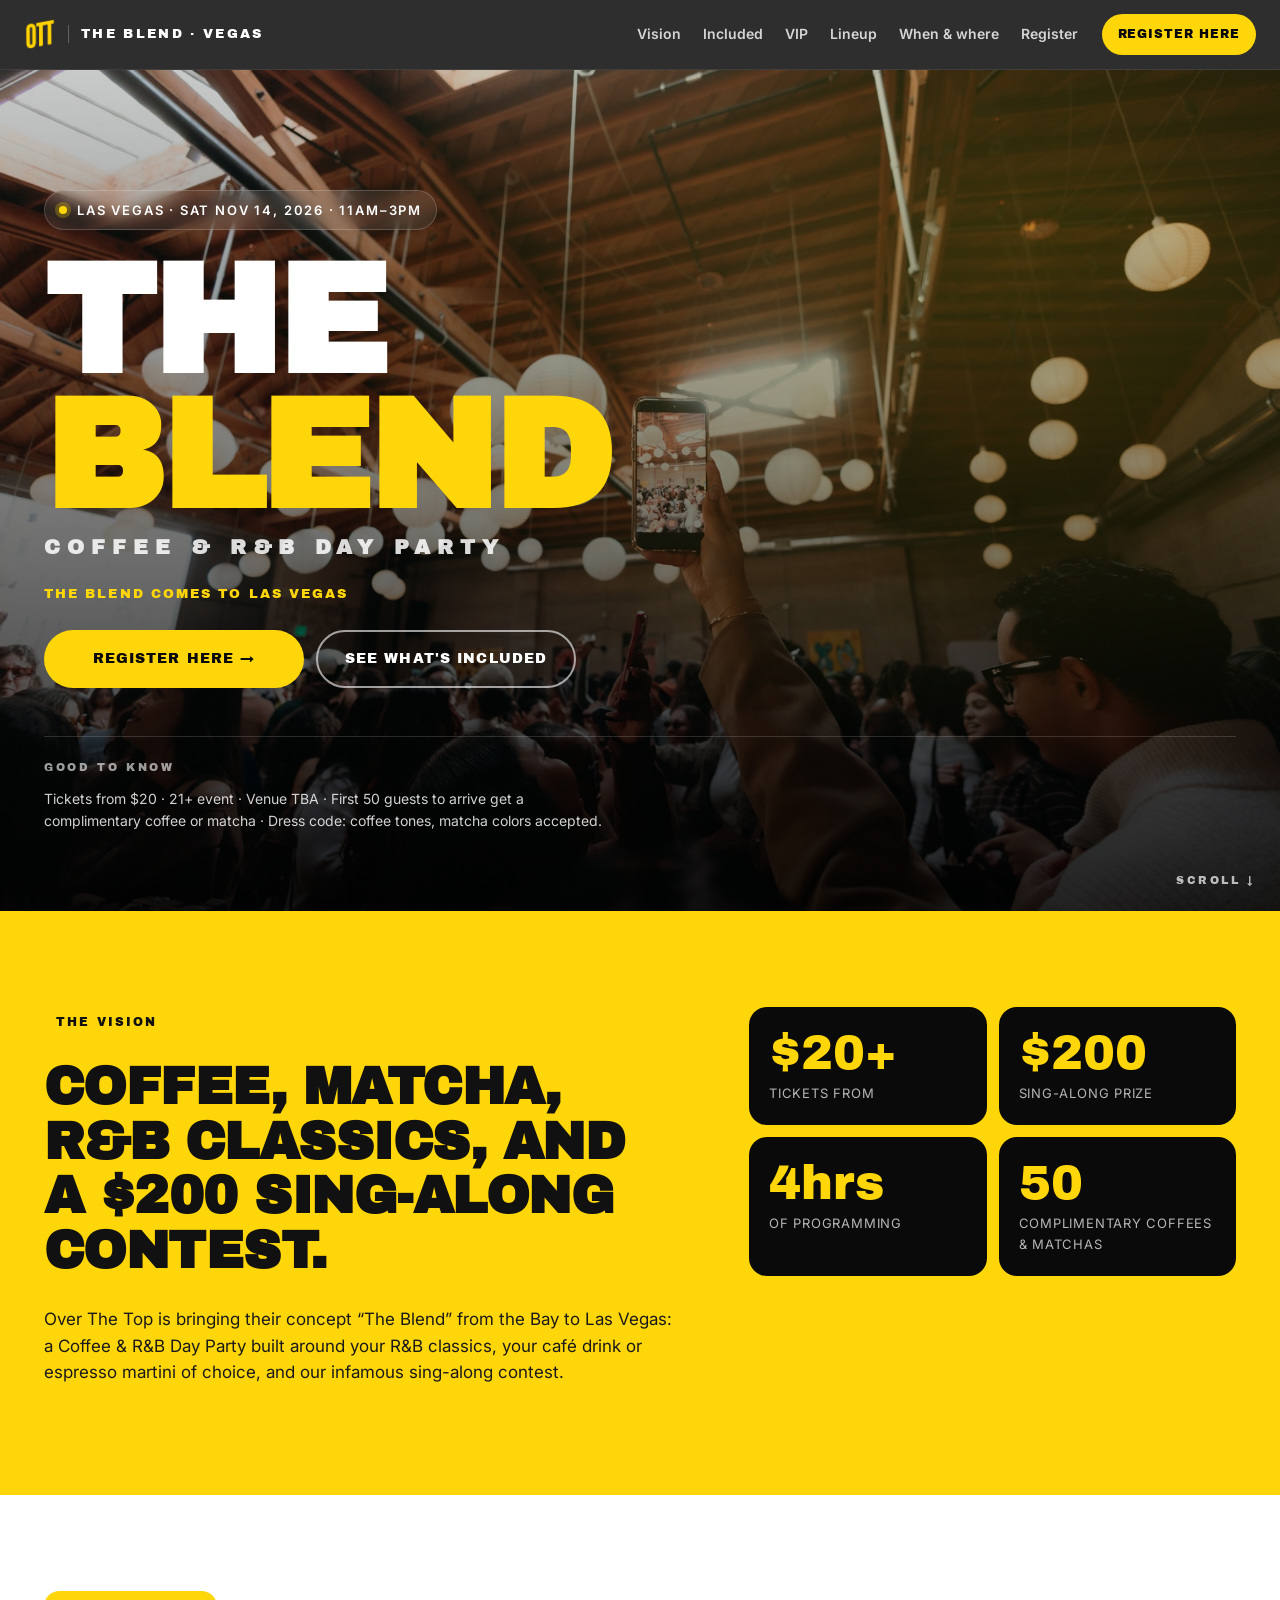
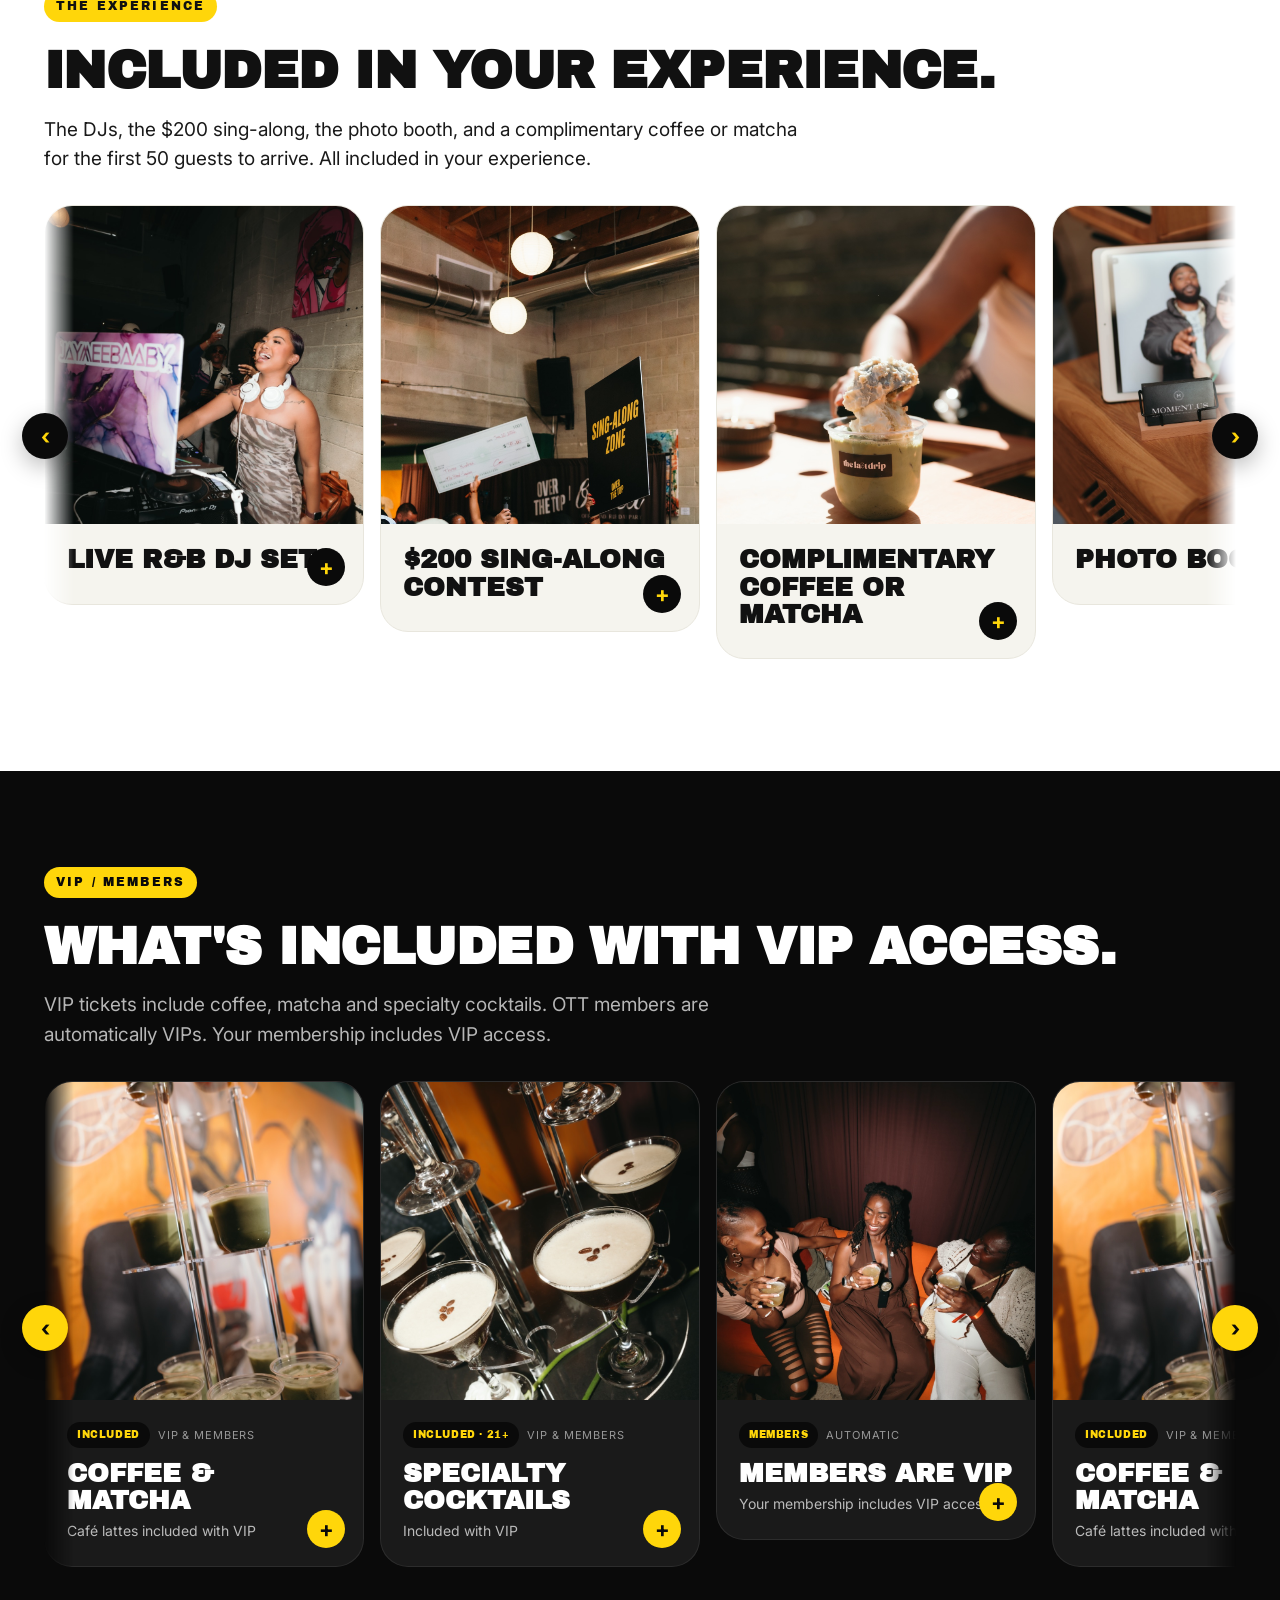
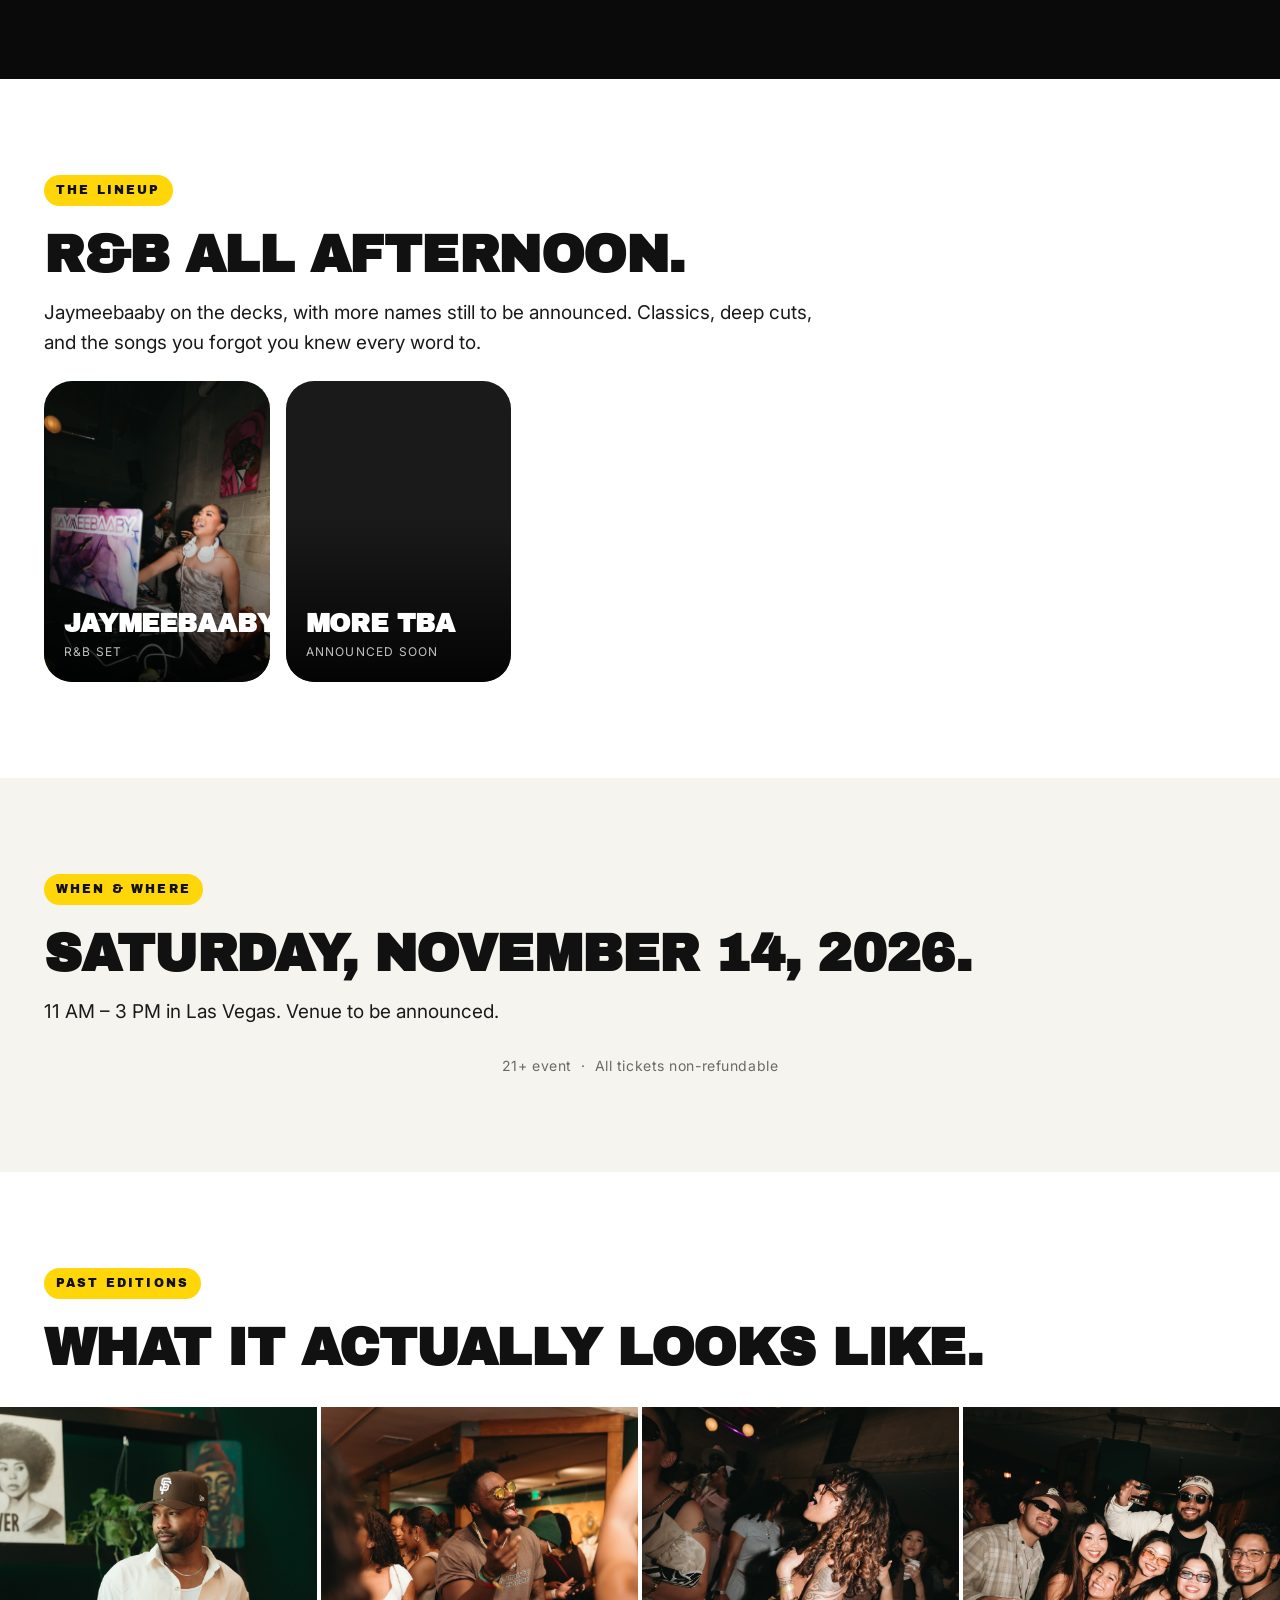
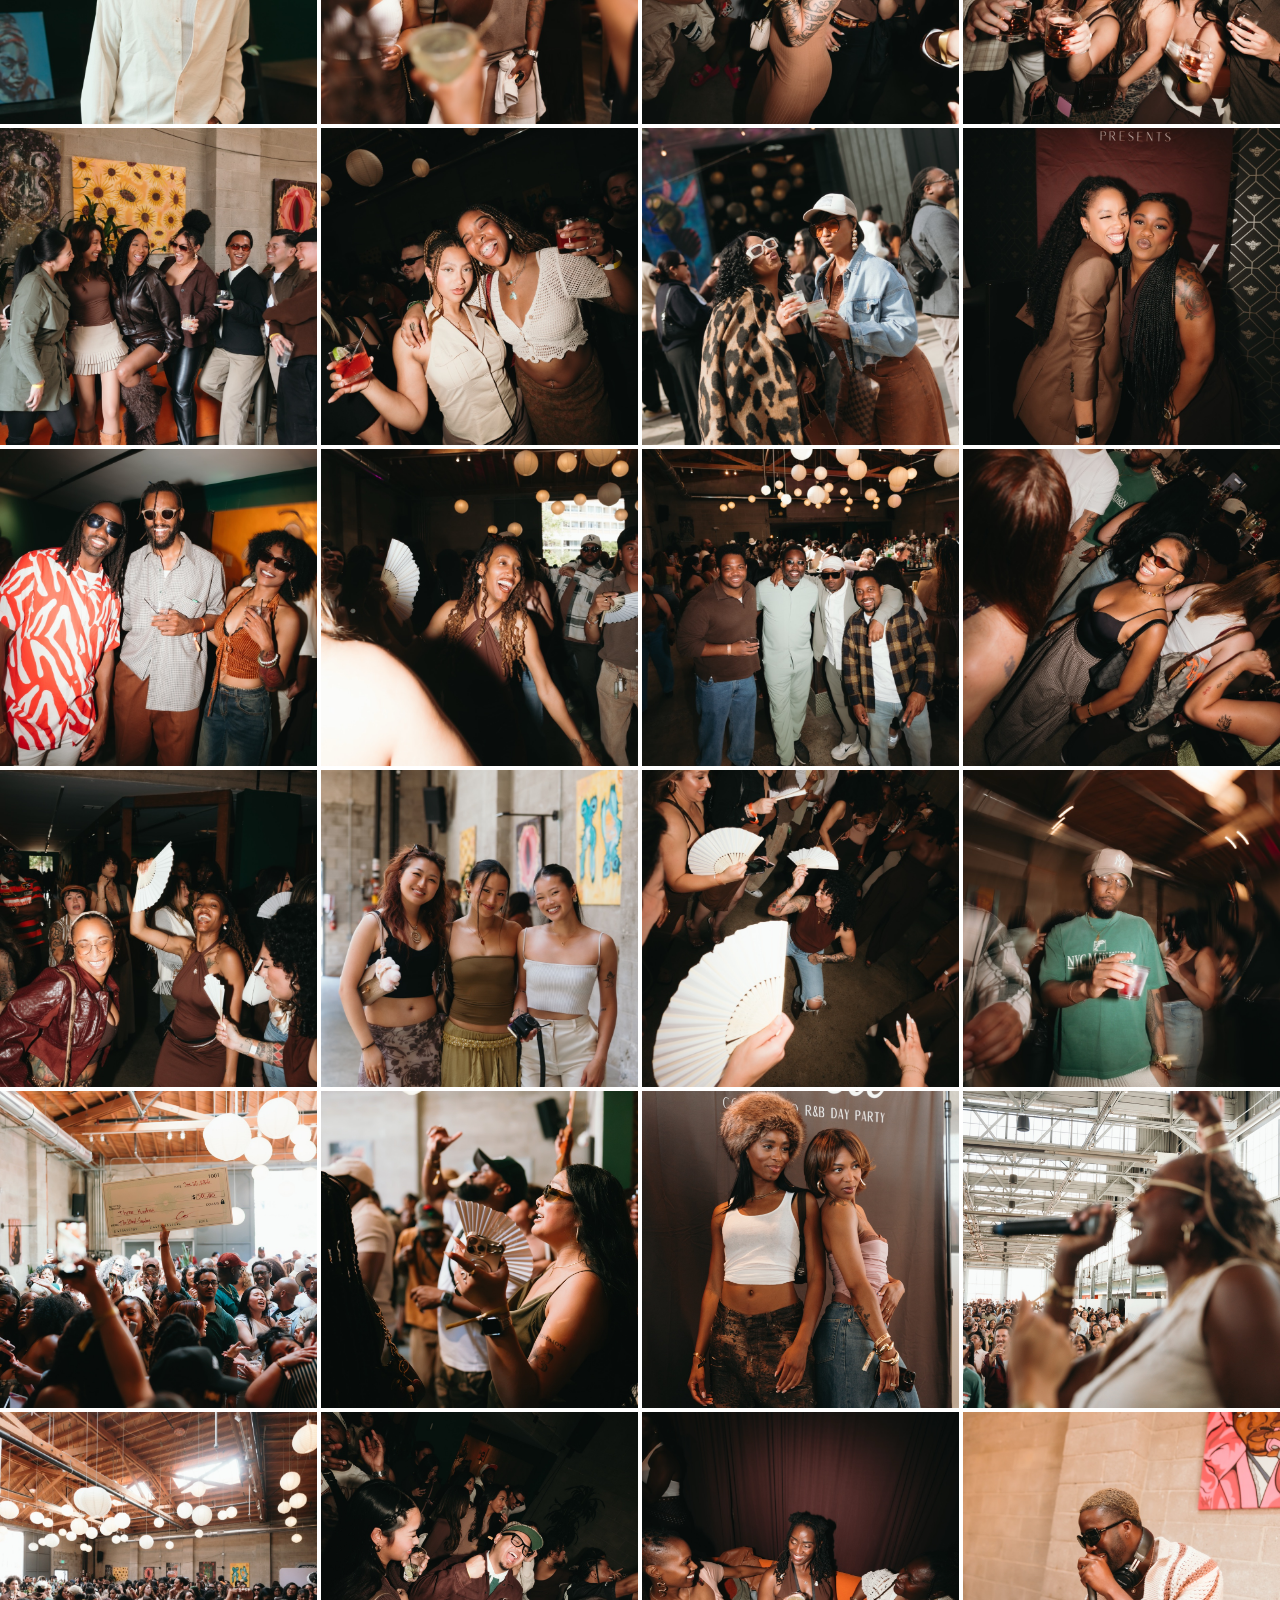
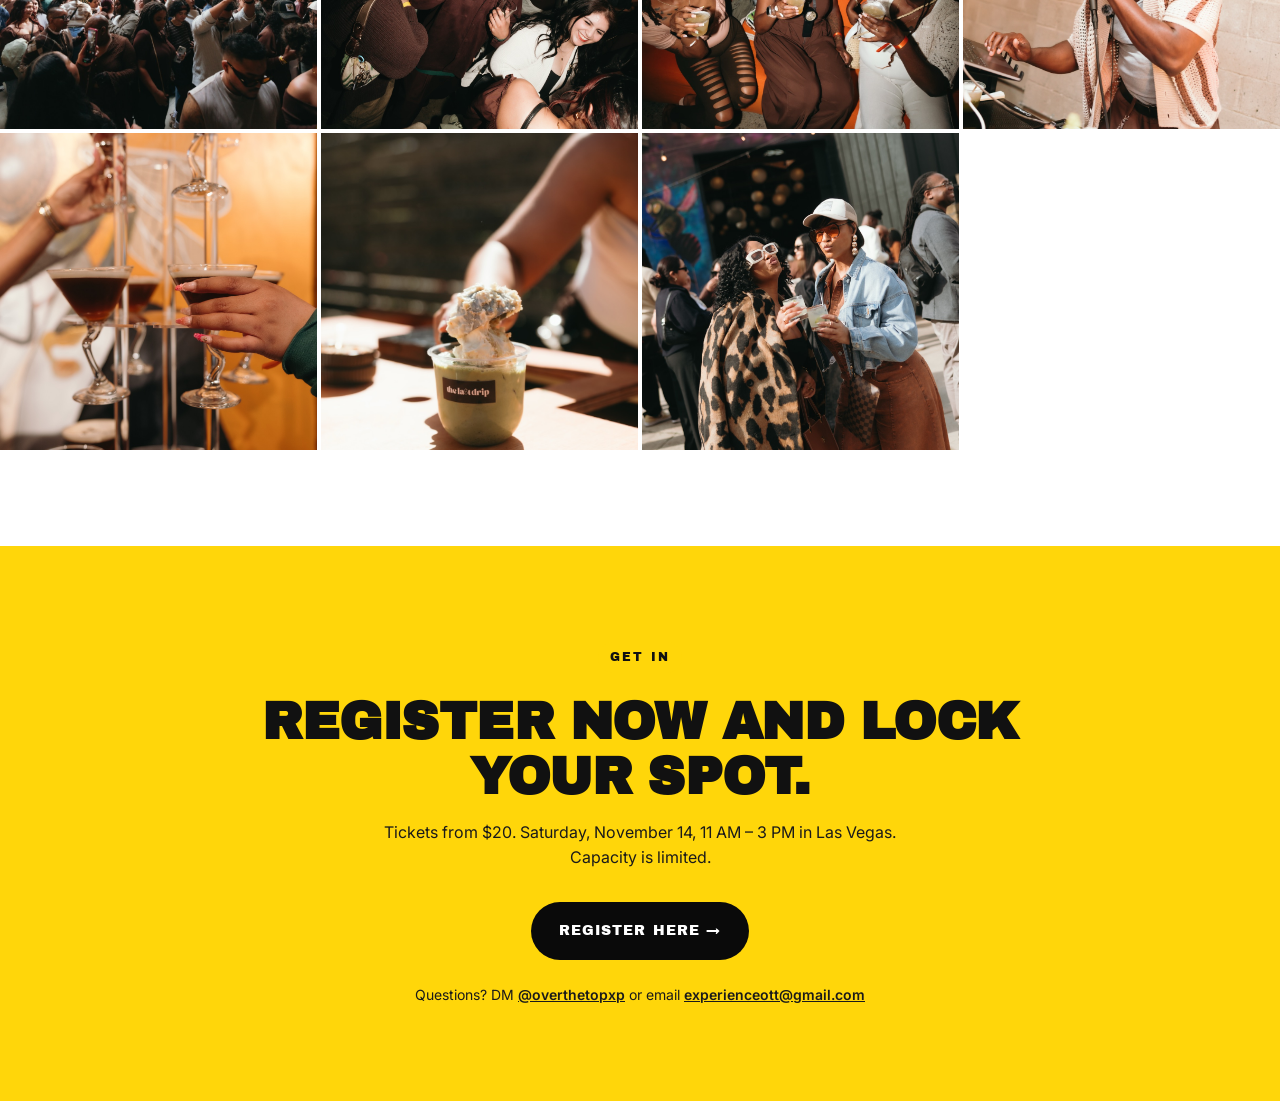
<file: index.html>
<!doctype html>
<html lang="en">
<head>
<meta charset="utf-8" />
<meta name="viewport" content="width=device-width, initial-scale=1, viewport-fit=cover" />
<meta name="theme-color" content="#FFD60A" />
<title>The Blend: Coffee & R&B Day Party · Las Vegas · November 14, 2026</title>
<meta name="description" content="The Blend comes to Las Vegas. Over The Top's Coffee & R&B Day Party on Saturday, November 14, 2026, 11AM-3PM. R&B classics with Jaymeebaaby, coffee & matcha, a $200 sing-along, and a complimentary coffee or matcha for the first 50 guests. Tickets from $20. Register now. 21+." />

<meta property="og:title" content="The Blend: Coffee & R&B Day Party · Las Vegas · Nov 14, 2026" />
<meta property="og:description" content="Over The Top's Coffee & R&B Day Party is coming to Las Vegas. Saturday, November 14, 2026, 11AM-3PM. Register now. 21+." />
<meta property="og:type" content="website" />
<meta property="og:image" content="https://gabrielgalarza.github.io/the-blend-coffee-and-rb-las-vegas/images/hero.jpg" />

<link rel="preconnect" href="https://fonts.googleapis.com" />
<link rel="preconnect" href="https://fonts.gstatic.com" crossorigin />
<link href="https://fonts.googleapis.com/css2?family=Archivo+Black&family=Inter:wght@400;500;600;700;800;900&display=swap" rel="stylesheet" />

<link rel="stylesheet" href="styles.css?v=12" />

<!-- Meta Pixel Code (OTT pixel, same as LA) -->
<script>
!function(f,b,e,v,n,t,s)
{if(f.fbq)return;n=f.fbq=function(){n.callMethod?
n.callMethod.apply(n,arguments):n.queue.push(arguments)};
if(!f._fbq)f._fbq=n;n.push=n;n.loaded=!0;n.version='2.0';
n.queue=[];t=b.createElement(e);t.async=!0;
t.src=v;s=b.getElementsByTagName(e)[0];
s.parentNode.insertBefore(t,s)}(window, document,'script',
'https://connect.facebook.net/en_US/fbevents.js');
fbq('init', '1495548463835448');
fbq('track', 'PageView');
</script>
<noscript><img height="1" width="1" style="display:none"
src="https://www.facebook.com/tr?id=1495548463835448&ev=PageView&noscript=1"
/></noscript>
<!-- End Meta Pixel Code -->
</head>
<body>

<!-- Every "Register here" button links straight to the SweatPals event page. -->
<header class="nav">
  <a href="#top" class="nav__brand">
    <img class="brand-mark" src="logos/ott.png" alt="Over The Top" />
    <span class="brand-divider"></span>
    <span class="brand-event">THE BLEND · VEGAS</span>
  </a>
  <nav class="nav__links">
    <a href="#vision">Vision</a>
    <a href="#included">Included</a>
    <a href="#vip">VIP</a>
    <a href="#lineup">Lineup</a>
    <a href="#venue">When &amp; where</a>
    <a href="#register">Register</a>
  </nav>
  <a class="btn btn--small btn--yellow" data-register href="https://sweatpals.com/event/the-blend-coffee-and-rb-las-vegas" target="_blank" rel="noopener">Register here</a>
</header>

<!-- HERO -->
<section class="hero" id="top">
  <img class="hero__bg" src="images/hero.jpg" alt="The Blend Coffee & R&B Day Party crowd" />
  <div class="hero__overlay"></div>
  <div class="hero__content">
    <div class="hero__eyebrow">
      <span class="dot"></span> Las Vegas · Sat Nov 14, 2026 · 11AM&ndash;3PM
    </div>
    <h1 class="hero__title">
      <span class="line">THE</span>
      <span class="line line--yellow">BLEND</span>
      <span class="line line--small">COFFEE &amp; R&amp;B DAY PARTY</span>
    </h1>
    <p style="font-family:var(--display); font-size:13px; letter-spacing:.16em; text-transform:uppercase; color:var(--yellow); margin:0 0 26px;">The Blend comes to Las Vegas</p>
    <div class="hero__ctas">
      <a class="btn btn--yellow btn--lg" data-register href="https://sweatpals.com/event/the-blend-coffee-and-rb-las-vegas" target="_blank" rel="noopener">Register here →</a>
      <a class="btn btn--ghost btn--lg" href="#included">See what's included</a>
    </div>
    <div class="hero__partners">
      <span class="hero__partners-label">Good to know</span>
      <p style="font-size:14px; color:rgba(255,255,255,.82); margin:0; max-width:580px;">
        Tickets from $20 · 21+ event · Venue TBA · First 50 guests to arrive get a complimentary
        coffee or matcha · Dress code: coffee tones, matcha colors accepted.
      </p>
    </div>
  </div>
  <div class="hero__scroll">scroll ↓</div>
</section>

<!-- VISION + STATS -->
<section class="band band--yellow" id="vision">
  <div class="container">
    <div class="vision__grid">
      <div class="vision__copy">
        <span class="kicker">The vision</span>
        <h2 class="h2">Coffee, matcha, R&amp;B classics, and a $200 sing-along contest.</h2>
        <p>
          Over The Top is bringing their concept &ldquo;The Blend&rdquo; from the Bay to Las Vegas: a Coffee &amp; R&amp;B
          Day Party built around your R&amp;B classics, your café drink or espresso martini of choice, and our
          infamous sing-along contest.
        </p>
      </div>
      <div class="vision__stats">
        <div class="stat"><div class="stat__num">$20+</div><div class="stat__label">Tickets from</div></div>
        <div class="stat"><div class="stat__num">$200</div><div class="stat__label">Sing-along prize</div></div>
        <div class="stat"><div class="stat__num">4hrs</div><div class="stat__label">Of programming</div></div>
        <div class="stat"><div class="stat__num">50</div><div class="stat__label">Complimentary coffees &amp; matchas</div></div>
      </div>
    </div>
  </div>
</section>

<!-- INCLUDED WITH EVERY TICKET -->
<section class="band" id="included">
  <div class="container">
    <span class="kicker">The experience</span>
    <h2 class="h2">Included in your experience.</h2>
    <p class="lede" style="margin:-12px 0 24px; max-width:780px;">
      The DJs, the $200 sing-along, the photo booth, and a complimentary coffee or matcha for the first 50 guests
      to arrive. All included in your experience.
    </p>

    <div class="rail" data-rail>
      <button class="rail__nav rail__nav--prev" type="button" aria-label="Previous">‹</button>
      <div class="rail__viewport">
        <div class="rail__track">

          <article class="card card--rail" data-card>
            <img class="card__img" src="images/jaymeebaaby.jpg" alt="Jaymeebaaby DJing a live R&B set" />
            <div class="card__body">
              <h3 class="card__title">Live R&amp;B DJ Sets</h3>
              <div class="card__expand">
                <p>R&amp;B classics all afternoon with Jaymeebaaby. More names to be announced.</p>
              </div>
              <button class="card__toggle" aria-label="Expand">+</button>
            </div>
          </article>

          <article class="card card--rail" data-card>
            <img class="card__img" src="images/singalong-cash-prize.jpg" alt="Winner holding the sing-along prize check at a past Blend" />
            <div class="card__body">
              <h3 class="card__title">$200 Sing-Along Contest</h3>
              <div class="card__expand">
                <p>Grab the mic for the $200 sing-along contest. Your R&amp;B moment, best voice takes the cash.</p>
              </div>
              <button class="card__toggle" aria-label="Expand">+</button>
            </div>
          </article>

          <article class="card card--rail" data-card>
            <img class="card__img" src="images/cafe.jpg" alt="First coffee or matcha free" />
            <div class="card__body">
              <h3 class="card__title">Complimentary Coffee or Matcha</h3>
              <div class="card__expand">
                <p>The first 50 guests to arrive get a complimentary coffee or matcha latte, courtesy of OTT.</p>
              </div>
              <button class="card__toggle" aria-label="Expand">+</button>
            </div>
          </article>

          <article class="card card--rail" data-card>
            <img class="card__img" src="images/momentus-photo-booth.jpg" alt="Photo booth" />
            <div class="card__body">
              <h3 class="card__title">Photo Booth</h3>
              <div class="card__expand">
                <p>A photo booth with keepsake prints all afternoon.</p>
              </div>
              <button class="card__toggle" aria-label="Expand">+</button>
            </div>
          </article>

        </div>
      </div>
      <button class="rail__nav rail__nav--next" type="button" aria-label="Next">›</button>
    </div>
  </div>
</section>

<!-- VIP -->
<section class="band band--dark" id="vip">
  <div class="container">
    <span class="kicker kicker--yellow">VIP / Members</span>
    <h2 class="h2 h2--light">What's included with VIP access.</h2>
    <p class="lede" style="color:rgba(255,255,255,.7); margin:-12px 0 24px; max-width:780px;">
      VIP tickets include coffee, matcha and specialty cocktails. OTT members are automatically VIPs. Your membership
      includes VIP access.
    </p>

    <div class="rail" data-rail>
      <button class="rail__nav rail__nav--prev" type="button" aria-label="Previous">‹</button>
      <div class="rail__viewport">
        <div class="rail__track">

          <article class="card card--rail card--dark" data-card>
            <img class="card__img" src="images/vip-matcha.jpg" alt="Coffee and matcha lattes" />
            <div class="card__body">
              <div class="card__access-row">
                <span class="card__access card__access--vip">Included</span>
                <span class="card__attr">VIP &amp; members</span>
              </div>
              <h3 class="card__title">Coffee &amp; Matcha</h3>
              <p class="card__sub">Café lattes included with VIP</p>
              <div class="card__expand">
                <p>Coffee and matcha lattes are included for VIP and members.</p>
              </div>
              <button class="card__toggle" aria-label="Expand">+</button>
            </div>
          </article>

          <article class="card card--rail card--dark" data-card>
            <img class="card__img" src="images/vip-espresso.jpg" alt="Espresso martini tower" />
            <div class="card__body">
              <div class="card__access-row">
                <span class="card__access card__access--vip">Included · 21+</span>
                <span class="card__attr">VIP &amp; members</span>
              </div>
              <h3 class="card__title">Specialty Cocktails</h3>
              <p class="card__sub">Included with VIP</p>
              <div class="card__expand">
                <p>Specialty cocktails are included for VIP and members. 21+.</p>
              </div>
              <button class="card__toggle" aria-label="Expand">+</button>
            </div>
          </article>

          <article class="card card--rail card--dark" data-card>
            <img class="card__img" src="images/vip-lounge.jpg" alt="OTT members at a past Blend" />
            <div class="card__body">
              <div class="card__access-row">
                <span class="card__access card__access--vip">Members</span>
                <span class="card__attr">automatic</span>
              </div>
              <h3 class="card__title">Members Are VIP</h3>
              <p class="card__sub">Your membership includes VIP access</p>
              <div class="card__expand">
                <p>OTT members are automatically VIPs at The Blend. No separate VIP ticket needed.</p>
              </div>
              <button class="card__toggle" aria-label="Expand">+</button>
            </div>
          </article>

        </div>
      </div>
      <button class="rail__nav rail__nav--next" type="button" aria-label="Next">›</button>
    </div>
  </div>
</section>

<!-- DJ LINEUP. TODO(vegas): replace the TBA tile as DJs confirm (3:4 tiles, 1400px tall). -->
<section class="band" id="lineup">
  <div class="container">
    <span class="kicker">The lineup</span>
    <h2 class="h2">R&amp;B all afternoon.</h2>
    <p class="lede" style="margin:-12px 0 24px; max-width:780px;">
      Jaymeebaaby on the decks, with more names still to be announced. Classics, deep cuts, and the songs you forgot
      you knew every word to.
    </p>

    <div class="dj-grid">
      <article class="dj">
        <img class="dj__img" src="images/jaymeebaaby.jpg" alt="Jaymeebaaby" />
        <div class="dj__overlay">
          <h3 class="dj__name">Jaymeebaaby</h3>
          <p class="dj__role">R&amp;B set</p>
        </div>
      </article>

      <article class="dj">
        <div class="dj__overlay">
          <h3 class="dj__name">More TBA</h3>
          <p class="dj__role">Announced soon</p>
        </div>
      </article>
    </div>
  </div>
</section>

<!-- WHEN & WHERE. TODO(vegas): venue name, address and a "Get directions" button once announced. -->
<section class="band band--cream" id="venue">
  <div class="container">
    <span class="kicker">When &amp; where</span>
    <h2 class="h2">Saturday, November 14, 2026.</h2>
    <p class="lede" style="margin:-12px 0 28px; max-width:780px;">
      11 AM &ndash; 3 PM in Las Vegas. Venue to be announced.
    </p>
    <p style="text-align:center; margin:22px 0 0; font-size:14px; color:var(--gray-500); letter-spacing:.04em;">
      21+ event &nbsp;·&nbsp; All tickets non-refundable
    </p>
  </div>
</section>

<!-- TODO(vegas): presenting sponsor + venue partner logos. Remove `hidden` once signed. -->
<section class="band band--cream" id="partners" hidden>
  <div class="container text-center">
    <span class="kicker">Partners</span>
    <h2 class="h2">Presented by TBA.</h2>
    <div class="partner-pair"></div>
  </div>
</section>

<!-- GALLERY -->
<section class="band" id="gallery">
  <div class="container">
    <span class="kicker">Past editions</span>
    <h2 class="h2">What it actually looks like.</h2>
  </div>
  <div class="gallery">
    <img src="images/gallery-1.jpg" alt="" loading="lazy" />
    <img src="images/gallery-2.jpg" alt="" loading="lazy" />
    <img src="images/gallery-3.jpg" alt="" loading="lazy" />
    <img src="images/gallery-4.jpg" alt="" loading="lazy" />
    <img src="images/gallery-5.jpg" alt="" loading="lazy" />
    <img src="images/gallery-6.jpg" alt="" loading="lazy" />
    <img src="images/gallery-7.jpg" alt="" loading="lazy" />
    <img src="images/gallery-8.jpg" alt="" loading="lazy" />
    <img src="images/gallery-9.jpg" alt="" loading="lazy" />
    <img src="images/gallery-10.jpg" alt="" loading="lazy" />
    <img src="images/gallery-11.jpg" alt="" loading="lazy" />
    <img src="images/gallery-12.jpg" alt="" loading="lazy" />
    <img src="images/gallery-13.jpg" alt="" loading="lazy" />
    <img src="images/gallery-14.jpg" alt="" loading="lazy" />
    <img src="images/gallery-15.jpg" alt="" loading="lazy" />
    <img src="images/gallery-16.jpg" alt="" loading="lazy" />
    <img src="images/cash-prize.jpg" alt="" loading="lazy" />
    <img src="images/fans.jpg" alt="" loading="lazy" />
    <img src="images/gallery30.jpg" alt="" loading="lazy" />
    <img src="images/gallery31.jpg" alt="" loading="lazy" />
    <img src="images/hella-bees.jpg" alt="" loading="lazy" />
    <img src="images/singalong.jpg" alt="" loading="lazy" />
    <img src="images/vip-lounge.jpg" alt="" loading="lazy" />
    <img src="images/dj-flygerian-jeff.jpg" alt="" loading="lazy" />
    <img src="images/espresso-martini.jpg" alt="" loading="lazy" />
    <img src="images/the-last-drip.jpg" alt="" loading="lazy" />
    <img src="images/venue.jpg" alt="" loading="lazy" />
  </div>
</section>

<!-- REGISTER / CTA -->
<section class="band band--yellow" id="register">
  <div class="container container--narrow text-center">
    <span class="kicker">Get in</span>
    <h2 class="h2" style="margin-bottom:16px;">Register now and lock your spot.</h2>
    <p style="margin:0 auto 32px; max-width:560px; font-size:16px; color:var(--ink-2);">
      Tickets from $20. Saturday, November 14, 11 AM &ndash; 3 PM in Las Vegas. Capacity is limited.
    </p>
    <div class="cta-row">
      <a class="btn btn--black btn--lg" data-register href="https://sweatpals.com/event/the-blend-coffee-and-rb-las-vegas" target="_blank" rel="noopener">Register here →</a>
    </div>
    <p style="margin:24px 0 0; font-size:14px; color:var(--ink-2);">
      Questions? DM <a href="https://instagram.com/overthetopxp" target="_blank" rel="noopener" style="font-weight:600; text-decoration:underline;">@overthetopxp</a>
      or email <a href="mailto:experienceott@gmail.com" style="font-weight:600; text-decoration:underline;">experienceott@gmail.com</a>
    </p>
  </div>
</section>

<script src="script.js?v=12"></script>
</body>
</html>
</file>
<file: styles.css>
/* ============ TOKENS ============ */
:root {
  --yellow: #FFD60A;
  --yellow-deep: #F5C400;
  --black: #0A0A0A;
  --ink: #111111;
  --ink-2: #1a1a1a;
  --gray-100: #F5F4EE;
  --gray-200: #E8E6DD;
  --gray-500: #6B6B66;
  --white: #FFFFFF;

  --radius: 18px;
  --radius-lg: 28px;

  --container: 1240px;
  --container-narrow: 820px;

  --shadow-sm: 0 4px 14px rgba(0,0,0,.08);
  --shadow-md: 0 14px 40px rgba(0,0,0,.18);

  --display: "Archivo Black", "Inter", system-ui, -apple-system, "Segoe UI", sans-serif;
  --body: "Inter", system-ui, -apple-system, "Segoe UI", sans-serif;
}

* { box-sizing: border-box; }
html, body { margin: 0; padding: 0; }
html { scroll-behavior: smooth; -webkit-text-size-adjust: 100%; }

body {
  font-family: var(--body);
  color: var(--ink);
  background: var(--white);
  line-height: 1.55;
  -webkit-font-smoothing: antialiased;
  text-rendering: optimizeLegibility;
}

img { display: block; max-width: 100%; }
a { color: inherit; }
button { font: inherit; }

/* ============ LAYOUT HELPERS ============ */
.container {
  max-width: var(--container);
  margin: 0 auto;
  padding: 0 24px;
}
.container--narrow { max-width: var(--container-narrow); }
.text-center { text-align: center; }

.kicker {
  display: inline-block;
  font-family: var(--display);
  font-size: 12px;
  letter-spacing: 0.18em;
  text-transform: uppercase;
  color: var(--ink);
  background: var(--yellow);
  padding: 6px 12px;
  border-radius: 999px;
  margin-bottom: 22px;
}
.kicker--yellow { background: var(--yellow); color: var(--black); }

.h2 {
  font-family: var(--display);
  font-weight: 900;
  font-size: clamp(28px, 4.5vw, 52px);
  line-height: 1.05;
  letter-spacing: -0.01em;
  margin: 0 0 28px;
  text-transform: uppercase;
}
.h2--light { color: var(--white); }

.lede {
  font-size: clamp(16px, 1.6vw, 19px);
  color: var(--ink-2);
  max-width: 640px;
  margin: 0 auto 32px;
}

/* ============ NAV ============ */
.nav {
  position: sticky;
  top: 0;
  z-index: 50;
  display: flex;
  align-items: center;
  gap: 24px;
  padding: 14px 24px;
  background: rgba(10,10,10,.85);
  backdrop-filter: blur(14px);
  -webkit-backdrop-filter: blur(14px);
  color: var(--white);
  border-bottom: 1px solid rgba(255,255,255,.08);
}
.nav__brand {
  display: flex;
  align-items: center;
  gap: 12px;
  text-decoration: none;
  font-family: var(--display);
  letter-spacing: 0.04em;
}
.brand-mark {
  display: block;
  height: 32px;
  width: auto;
}
.brand-mark--lg { height: 60px; }
.brand-divider {
  width: 1px; height: 18px;
  background: rgba(255,255,255,.25);
}
.brand-event {
  font-size: 13px;
  letter-spacing: 0.18em;
  text-transform: uppercase;
}
.nav__links {
  display: none;
  gap: 22px;
  margin-left: auto;
}
.nav__links a {
  font-size: 14px;
  font-weight: 600;
  color: rgba(255,255,255,.8);
  text-decoration: none;
}
.nav__links a:hover { color: var(--yellow); }
.nav .btn { margin-left: auto; }
@media (min-width: 880px) {
  .nav__links { display: flex; }
  .nav .btn { margin-left: 0; }
}
/* Mobile: drop sticky + z-index so the parent Webflow hamburger dropdown
   can render over our nav without a stacking-context fight. */
@media (max-width: 879px) {
  .nav { position: static; z-index: auto; }
}

/* ============ BUTTONS ============ */
.btn {
  display: inline-flex;
  align-items: center;
  justify-content: center;
  gap: 6px;
  font-family: var(--display);
  font-size: 13px;
  letter-spacing: 0.08em;
  text-transform: uppercase;
  text-decoration: none;
  padding: 12px 18px;
  border-radius: 999px;
  border: 2px solid transparent;
  cursor: pointer;
  transition: transform .15s ease, background .15s ease, color .15s ease, border-color .15s ease;
  white-space: nowrap;
}
.btn:hover { transform: translateY(-1px); }
.btn--small { padding: 9px 14px; font-size: 12px; }
.btn--lg { padding: 16px 26px; font-size: 14px; }
.btn--yellow { background: var(--yellow); color: var(--black); }
.btn--yellow:hover { background: var(--yellow-deep); }
.btn--black { background: var(--black); color: var(--white); }
.btn--black:hover { background: var(--ink-2); }
.btn--ghost { background: transparent; color: var(--white); border-color: rgba(255,255,255,.6); }
.btn--ghost:hover { background: rgba(255,255,255,.1); }
.btn--ghost-dark { background: transparent; color: var(--black); border-color: var(--black); }
.btn--ghost-dark:hover { background: rgba(0,0,0,.06); }

/* ============ HERO ============ */
.hero {
  position: relative;
  min-height: 90vh;
  display: flex;
  align-items: flex-end;
  overflow: hidden;
  color: var(--white);
}
.hero__bg {
  position: absolute;
  inset: 0;
  width: 100%;
  height: 100%;
  object-fit: cover;
  z-index: 0;
}
.hero__overlay {
  position: absolute;
  inset: 0;
  z-index: 1;
  background:
    radial-gradient(ellipse at 80% 20%, rgba(255,214,10,.18), transparent 55%),
    linear-gradient(180deg, rgba(0,0,0,.2) 0%, rgba(0,0,0,.55) 55%, rgba(0,0,0,.85) 100%);
}
.hero__content {
  position: relative;
  z-index: 2;
  width: 100%;
  max-width: var(--container);
  margin: 0 auto;
  padding: 120px 24px 80px;
}
.hero__eyebrow {
  display: inline-flex;
  align-items: center;
  gap: 10px;
  font-family: var(--body);
  font-weight: 600;
  font-size: 13px;
  letter-spacing: 0.14em;
  text-transform: uppercase;
  background: rgba(255,255,255,.08);
  border: 1px solid rgba(255,255,255,.18);
  padding: 9px 14px;
  border-radius: 999px;
  backdrop-filter: blur(8px);
  margin-bottom: 24px;
}
.hero__eyebrow .dot {
  width: 8px; height: 8px; border-radius: 50%; background: var(--yellow);
  box-shadow: 0 0 0 4px rgba(255,214,10,.25);
}
.hero__title {
  font-family: var(--display);
  font-weight: 900;
  text-transform: uppercase;
  font-size: clamp(56px, 12vw, 180px);
  line-height: 0.88;
  letter-spacing: -0.02em;
  margin: 0 0 28px;
}
.hero__title .line { display: block; }
.hero__title .line--yellow { color: var(--yellow); }
.hero__title .line--small {
  font-size: clamp(16px, 1.6vw, 22px);
  letter-spacing: 0.34em;
  font-weight: 900;
  margin-top: 14px;
  color: rgba(255,255,255,.85);
}
.hero__sub {
  max-width: 620px;
  font-size: clamp(15px, 1.5vw, 18px);
  color: rgba(255,255,255,.85);
  margin: 0 0 32px;
}
.hero__ctas {
  display: flex;
  flex-wrap: wrap;
  gap: 12px;
  margin-bottom: 48px;
}
.hero__ctas .btn--lg,
.hero__ctas .rsvp-trigger { min-width: 260px; }
.hero__ctas .rsvp-trigger .btn--lg { width: 100%; min-width: 0; }
.hero__partners {
  border-top: 1px solid rgba(255,255,255,.15);
  padding-top: 22px;
}
.hero__partners-label {
  font-family: var(--display);
  font-size: 11px;
  letter-spacing: 0.24em;
  text-transform: uppercase;
  color: rgba(255,255,255,.6);
  display: block;
  margin-bottom: 12px;
}
.hero__partners-label--social { margin-top: 28px; }
.logo-marquee {
  width: 100%;
  max-width: 980px;
  overflow: hidden;
  -webkit-mask-image: linear-gradient(to right, transparent, #000 6%, #000 94%, transparent);
  mask-image: linear-gradient(to right, transparent, #000 6%, #000 94%, transparent);
}
.logo-row {
  display: flex;
  align-items: center;
  width: max-content;
  animation: logo-scroll 36s linear infinite;
}
.logo-row:hover { animation-play-state: paused; }
.logo-row--alt { animation-duration: 30s; }
@keyframes logo-scroll {
  from { transform: translateX(0); }
  to { transform: translateX(-33.333%); }
}
.logo-row img {
  height: 38px;
  width: auto;
  max-width: 130px;
  margin-right: 48px;
  flex: 0 0 auto;
  object-fit: contain;
  object-position: center;
  filter: brightness(0) invert(1);
  opacity: 0.9;
}
@media (max-width: 480px) {
  .logo-row img { height: 32px; max-width: 110px; margin-right: 32px; }
}
@media (prefers-reduced-motion: reduce) {
  .logo-row,
  .partner-track { animation: none; }
}
.hero__scroll {
  position: absolute;
  z-index: 2;
  bottom: 22px;
  right: 24px;
  font-family: var(--display);
  font-size: 11px;
  letter-spacing: 0.24em;
  color: rgba(255,255,255,.7);
  text-transform: uppercase;
}

/* ============ BANDS ============ */
.band {
  padding: 96px 0;
  background: var(--white);
}
.band--yellow { background: var(--yellow); }
.band--cream { background: var(--gray-100); }
.band--dark { background: var(--black); color: var(--white); }
.band--dark .h2 { color: var(--white); }

@media (max-width: 720px) {
  .band { padding: 72px 0; }
}

/* ============ VISION ============ */
.vision__grid {
  display: grid;
  gap: 48px;
}
.vision__copy p { font-size: clamp(15px, 1.4vw, 17px); margin: 0 0 14px; color: var(--ink-2); }
.vision__copy strong { background: rgba(0,0,0,.08); padding: 1px 6px; border-radius: 4px; }
.vision__stats {
  display: grid;
  grid-template-columns: repeat(2, 1fr);
  gap: 12px;
}
.stat {
  background: var(--black);
  color: var(--white);
  padding: 22px 20px;
  border-radius: var(--radius);
}
.stat__num {
  font-family: var(--display);
  font-size: clamp(32px, 4vw, 48px);
  line-height: 1;
  color: var(--yellow);
  margin-bottom: 6px;
}
.stat__label {
  font-size: 13px;
  letter-spacing: 0.06em;
  text-transform: uppercase;
  color: rgba(255,255,255,.7);
}
@media (min-width: 900px) {
  .vision__grid { grid-template-columns: 1.3fr 1fr; align-items: start; gap: 72px; }
  .vision__stats { grid-template-columns: repeat(2, 1fr); }
}

/* ============ SCHEDULE ============ */
.ros-phase-label {
  display: inline-block;
  font-family: var(--display);
  font-size: 11px;
  letter-spacing: 0.18em;
  text-transform: uppercase;
  color: var(--black);
  background: var(--yellow);
  padding: 7px 14px;
  border-radius: 999px;
  margin: 28px 0 6px;
}
.ros-phase-label:first-of-type { margin-top: 8px; }

/* ============ OPERATIONAL ASKS ============ */
.ops-simple {
  list-style: none;
  margin: 0;
  padding: 0;
  max-width: 820px;
}
.ops-simple li {
  display: flex;
  align-items: flex-start;
  gap: 18px;
  padding: 22px 0;
  border-top: 1px solid var(--gray-200);
}
.ops-simple li:first-child { border-top: none; padding-top: 4px; }
.ops-simple h4 {
  font-family: var(--display);
  font-size: clamp(18px, 2vw, 22px);
  text-transform: uppercase;
  letter-spacing: -0.005em;
  margin: 0 0 6px;
  color: var(--ink);
}
.ops-simple p {
  margin: 0;
  font-size: 15px;
  line-height: 1.5;
  color: var(--gray-500);
}
.ops-status {
  display: inline-block;
  flex-shrink: 0;
  width: 12px;
  height: 12px;
  border-radius: 50%;
  margin-top: 10px;
  background: var(--gray-500);
  box-shadow: 0 0 0 3px rgba(0,0,0,.04);
}
.ops-status.is-confirmed { background: #34C759; }
.ops-status.is-pending { background: var(--yellow); }
.ops-status.is-open { background: #FF453A; }

/* ============ VENUE / SITE MAP ============ */
.venue-map {
  margin: 0;
  border-radius: var(--radius-lg);
  overflow: hidden;
  background: var(--white);
  border: 1px solid var(--gray-200);
  box-shadow: var(--shadow-md);
}
.venue-map img {
  width: 100%;
  height: auto;
  display: block;
}
.venue-map figcaption {
  font-family: var(--body);
  font-size: 13px;
  color: var(--gray-500);
  text-align: center;
  padding: 14px 16px;
  background: var(--white);
  letter-spacing: 0.04em;
}
.venue-cta {
  text-align: center;
  margin-top: 28px;
}

.schedule {
  list-style: none;
  margin: 0;
  padding: 0;
  display: grid;
  gap: 0;
}
.schedule li {
  display: grid;
  grid-template-columns: 110px 1fr;
  align-items: baseline;
  padding: 22px 0;
  border-bottom: 1px solid rgba(255,255,255,.1);
  gap: 16px;
}
.schedule li:last-child { border-bottom: none; }
.schedule__time {
  font-family: var(--display);
  font-size: 14px;
  letter-spacing: 0.08em;
  color: var(--yellow);
  text-transform: uppercase;
}
.schedule__title {
  font-family: var(--display);
  font-size: clamp(18px, 2vw, 24px);
  text-transform: uppercase;
  letter-spacing: -0.005em;
  display: block;
}
.schedule__sub {
  display: block;
  font-size: 14px;
  color: rgba(255,255,255,.65);
  margin-top: 4px;
  grid-column: 2;
}
@media (min-width: 720px) {
  .schedule li { grid-template-columns: 160px 1fr; }
}

/* ============ PROGRAMMING GRID ============ */
.prog-grid {
  display: grid;
  gap: 18px;
  grid-template-columns: 1fr;
}
.card {
  position: relative;
  border-radius: var(--radius-lg);
  overflow: hidden;
  background: var(--gray-100);
  border: 1px solid var(--gray-200);
  transition: transform .25s ease, box-shadow .25s ease;
  cursor: pointer;
}
.card:hover { transform: translateY(-3px); box-shadow: var(--shadow-md); }
.card__img {
  width: 100%;
  aspect-ratio: 1 / 1;
  object-fit: cover;
  display: block;
}
/* Portrait shots: anchor crop to top so the subject's face is visible */
.card__img[src*="dj-sets"],
.card__img[src*="singalong"] { object-position: center top; }
.card__body {
  position: relative;
  padding: 22px 22px 24px;
}
.card__partner {
  font-family: var(--display);
  font-size: 10px;
  letter-spacing: 0.06em;
  text-transform: uppercase;
  color: var(--ink);
  background: var(--yellow);
  display: inline-block;
  padding: 5px 10px;
  border-radius: 999px;
  margin-bottom: 12px;
}
.card__title {
  font-family: var(--display);
  font-size: clamp(20px, 2.4vw, 26px);
  line-height: 1.05;
  margin: 0 0 6px;
  text-transform: uppercase;
}
.card__sub {
  font-size: 14px;
  color: var(--gray-500);
  margin: 0;
}
.card__expand {
  max-height: 0;
  overflow: hidden;
  transition: max-height .35s ease, margin .35s ease;
}
.card__expand p {
  margin: 16px 0 0;
  font-size: 15px;
  color: var(--ink-2);
}
.card.is-open .card__expand { max-height: 320px; }
.card__toggle {
  position: absolute;
  right: 18px;
  bottom: 18px;
  width: 38px; height: 38px;
  border-radius: 50%;
  background: var(--black);
  color: var(--yellow);
  border: none;
  font-size: 22px;
  font-weight: 700;
  line-height: 1;
  display: inline-flex;
  align-items: center;
  justify-content: center;
  cursor: pointer;
  transition: transform .25s ease, background .25s ease;
}
.card.is-open .card__toggle { transform: rotate(45deg); background: var(--yellow); color: var(--black); }
.card--feature {
  background: var(--black);
  color: var(--white);
  border-color: var(--black);
}
.card--feature .card__title { color: var(--white); }
.card--feature .card__sub { color: rgba(255,255,255,.7); }
.card--feature .card__expand p { color: rgba(255,255,255,.85); }
.card--feature .card__toggle { background: var(--yellow); color: var(--black); }

@media (min-width: 700px) {
  .prog-grid { grid-template-columns: 1fr 1fr; }
}
@media (min-width: 1080px) {
  .prog-grid { grid-template-columns: repeat(3, 1fr); }
}
/* Mobile: swipeable horizontal carousel instead of a long vertical stack */
@media (max-width: 699px) {
  .prog-grid {
    display: flex;
    overflow-x: auto;
    scroll-snap-type: x mandatory;
    gap: 14px;
    padding-bottom: 14px;
    -webkit-overflow-scrolling: touch;
    scrollbar-width: none;
  }
  .prog-grid::-webkit-scrollbar { display: none; }
  .prog-grid > .card {
    flex: 0 0 86%;
    scroll-snap-align: start;
    align-self: flex-start;
  }
}

/* ============ RAIL (contained scroll carousel with arrows) ============ */
.rail {
  position: relative;
  margin-top: 12px;
}
.rail__viewport {
  overflow-x: auto;
  overflow-y: hidden;
  scroll-snap-type: x mandatory;
  scroll-behavior: smooth;
  scrollbar-width: none;
  -webkit-overflow-scrolling: touch;
  -webkit-mask-image: linear-gradient(to right, transparent, #000 2.5%, #000 97.5%, transparent);
  mask-image: linear-gradient(to right, transparent, #000 2.5%, #000 97.5%, transparent);
  padding: 8px 0 16px;
}
.rail__viewport::-webkit-scrollbar { display: none; }
.rail__track {
  display: flex;
  gap: 16px;
  width: max-content;
}
.rail__track > .card--rail {
  flex: 0 0 320px;
  scroll-snap-align: start;
  align-self: flex-start;
}
@media (max-width: 720px) {
  .rail__track > .card--rail { flex: 0 0 260px; }
}

.rail__nav {
  position: absolute;
  top: 50%;
  transform: translateY(-50%);
  width: 46px;
  height: 46px;
  border-radius: 50%;
  background: var(--black);
  color: var(--yellow);
  border: none;
  cursor: pointer;
  font-size: 22px;
  font-weight: 700;
  line-height: 1;
  z-index: 5;
  display: flex;
  align-items: center;
  justify-content: center;
  box-shadow: 0 8px 22px rgba(0,0,0,.25);
  transition: transform .15s ease, background .15s ease, opacity .2s ease;
  padding: 0;
}
.rail__nav:hover { transform: translateY(-50%) scale(1.08); background: var(--ink-2); }
.rail__nav--prev { left: -22px; }
.rail__nav--next { right: -22px; }
.band--dark .rail__nav { background: var(--yellow); color: var(--black); }
.band--dark .rail__nav:hover { background: var(--yellow-deep); }
@media (max-width: 880px) {
  .rail__nav--prev { left: -10px; }
  .rail__nav--next { right: -10px; }
}
@media (max-width: 720px) {
  .rail__nav { display: none; }
}

/* ============ CARD MARQUEE (legacy, kept for reference) ============ */
.card-marquee {
  overflow: hidden;
  position: relative;
  margin: 32px 0 0;
  padding: 8px 0 16px;
  -webkit-mask-image: linear-gradient(to right, transparent, #000 4%, #000 96%, transparent);
  mask-image: linear-gradient(to right, transparent, #000 4%, #000 96%, transparent);
}
.card-track {
  display: flex;
  gap: 16px;
  width: max-content;
  padding: 0 24px;
  animation: card-scroll 80s linear infinite;
  will-change: transform;
}
.card-track--alt { animation-duration: 70s; }
.card-track:hover { animation-play-state: paused; }
.card-track.is-paused { animation-play-state: paused; }
@keyframes card-scroll {
  from { transform: translateX(0); }
  to { transform: translateX(-50%); }
}
@media (prefers-reduced-motion: reduce) {
  .card-track { animation: none; }
}
.card-track > .card--rail {
  flex: 0 0 320px;
  align-self: flex-start;
}
@media (max-width: 720px) {
  .card-track > .card--rail { flex: 0 0 280px; }
}

/* Dark band card variant (VIP section) */
.card--dark {
  background: var(--ink-2);
  border-color: rgba(255,255,255,.08);
  color: var(--white);
}
.card--dark .card__title { color: var(--white); }
.card--dark .card__sub { color: rgba(255,255,255,.7); }
.card--dark .card__attr { color: rgba(255,255,255,.55); }
.card--dark .card__expand p { color: rgba(255,255,255,.85); }
.card--dark .card__toggle { background: var(--yellow); color: var(--black); }

/* DJ card variant: portrait crop, no toggle */
.card--dj .card__img { object-position: center top; }
.card--dj .card__toggle { display: none; }

/* Touch devices: swap the auto-marquee for a native swipeable rail */
@media (hover: none) and (pointer: coarse) {
  .card-marquee {
    overflow-x: auto;
    overflow-y: hidden;
    scroll-snap-type: x mandatory;
    -webkit-overflow-scrolling: touch;
    scrollbar-width: none;
    -webkit-mask-image: none;
    mask-image: none;
  }
  .card-marquee::-webkit-scrollbar { display: none; }
  .card-track { animation: none; }
  .card-track > .card--rail { scroll-snap-align: start; }
  .card-track > [aria-hidden="true"] { display: none; }
}

/* ============ ACCESS BADGES (free vs paid) ============ */
.access-key {
  display: flex;
  flex-wrap: wrap;
  gap: 8px;
  margin: 0 0 28px;
}
.access {
  font-family: var(--display);
  font-size: 10px;
  letter-spacing: 0.08em;
  text-transform: uppercase;
  padding: 6px 11px;
  border-radius: 999px;
  display: inline-flex;
  align-items: center;
}
.access--free { background: #1F8A3A; color: #fff; }
.access--cash { background: var(--yellow); color: var(--black); }
.access--vip  { background: var(--black); color: var(--yellow); }

.card__access-row {
  display: flex;
  flex-wrap: wrap;
  align-items: center;
  gap: 8px;
  margin-bottom: 12px;
}
.card__access {
  font-family: var(--display);
  font-size: 10px;
  letter-spacing: 0.06em;
  text-transform: uppercase;
  padding: 5px 10px;
  border-radius: 999px;
  display: inline-block;
}
.card__access--free { background: #1F8A3A; color: #fff; }
.card__access--cash { background: var(--yellow); color: var(--black); }
.card__access--vip  { background: var(--black); color: var(--yellow); }
.card__attr {
  font-size: 11px;
  letter-spacing: 0.08em;
  text-transform: uppercase;
  color: var(--gray-500);
}

/* ============ DJ LINEUP ============ */
.dj-grid {
  display: grid;
  gap: 14px;
  grid-template-columns: 1fr;
  margin-top: 16px;
}
.dj {
  position: relative;
  border-radius: var(--radius-lg);
  overflow: hidden;
  aspect-ratio: 3 / 4;
  background: var(--ink-2);
  isolation: isolate;
}
.dj__img {
  width: 100%;
  height: 100%;
  object-fit: cover;
  display: block;
  transition: transform .4s ease;
}
.dj:hover .dj__img { transform: scale(1.04); }
.dj__overlay {
  position: absolute;
  inset: 0;
  display: flex;
  flex-direction: column;
  justify-content: flex-end;
  padding: 20px;
  color: var(--white);
  background: linear-gradient(180deg, transparent 45%, rgba(0,0,0,.85) 100%);
}
.dj__name {
  font-family: var(--display);
  font-size: clamp(20px, 2vw, 26px);
  text-transform: uppercase;
  letter-spacing: -0.005em;
  margin: 0;
  line-height: 1.05;
}
.dj__role {
  font-size: 12px;
  color: rgba(255,255,255,.75);
  letter-spacing: 0.1em;
  text-transform: uppercase;
  margin: 6px 0 0;
}
@media (min-width: 600px) {
  .dj-grid { grid-template-columns: repeat(2, 1fr); }
}
@media (min-width: 900px) {
  .dj-grid { grid-template-columns: repeat(5, 1fr); gap: 16px; }
}

/* ============ PARTNERS ============ */
.presenting {
  display: grid;
  gap: 24px;
  grid-template-columns: 1fr;
  align-items: center;
  background: var(--white);
  border: 1px solid var(--gray-200);
  border-radius: var(--radius-lg);
  padding: 28px;
  margin: 16px 0 12px;
}
.presenting__logo {
  display: flex;
  align-items: center;
  justify-content: center;
  background: var(--white);
  padding: 16px;
  border-radius: var(--radius);
  border: 1px solid var(--gray-200);
}
.presenting__logo img {
  display: block;
  width: 100%;
  max-width: 240px;
  height: auto;
  object-fit: contain;
}
.presenting__label {
  display: inline-block;
  font-family: var(--display);
  font-size: 11px;
  letter-spacing: 0.22em;
  text-transform: uppercase;
  color: var(--black);
  background: var(--yellow);
  padding: 6px 12px;
  border-radius: 999px;
  margin-bottom: 12px;
}
.presenting__copy p {
  margin: 0;
  font-size: clamp(15px, 1.4vw, 17px);
  color: var(--ink-2);
  line-height: 1.5;
}
@media (min-width: 720px) {
  .presenting { grid-template-columns: 280px 1fr; gap: 36px; padding: 32px 36px; }
}
.presenting--logo-only {
  grid-template-columns: 1fr !important;
  justify-items: center;
  padding: 28px;
}
.presenting--logo-only .presenting__logo {
  max-width: 360px;
  width: 100%;
}

/* Two partners side by side: logo + label only, no body copy, so the
   gallery below sits higher on the page. */
.partner-pair {
  display: grid;
  grid-template-columns: 1fr;
  gap: 16px;
  margin: 16px 0 8px;
}
.partner-pair__item {
  background: var(--white);
  border: 1px solid var(--gray-200);
  border-radius: var(--radius-lg);
  padding: 22px 20px;
  display: flex;
  flex-direction: column;
  align-items: center;
  gap: 14px;
}
.partner-pair__item { justify-content: space-between; }
/* Fixed box height keeps the two logos, and the labels under them,
   on the same baseline even though one is an image and one is text. */
.partner-pair .presenting__logo { width: 100%; height: 108px; }
.partner-pair .presenting__label { margin-bottom: 0; }
.partner-pair__wordmark {
  font-family: var(--display);
  font-size: clamp(15px, 1.7vw, 19px);
  letter-spacing: 0.1em;
  text-transform: uppercase;
  text-align: center;
  line-height: 1.25;
}
@media (min-width: 720px) {
  .partner-pair { grid-template-columns: 1fr 1fr; gap: 20px; }
}

.vendor-grid {
  display: grid;
  gap: 14px;
  grid-template-columns: 1fr;
  margin: 14px 0 0;
}
.vendor {
  background: var(--white);
  border: 1px solid var(--gray-200);
  border-radius: var(--radius-lg);
  overflow: hidden;
  transition: transform .2s ease, border-color .2s ease;
}
.vendor:hover { transform: translateY(-2px); border-color: var(--black); }
.vendor__img {
  width: 100%;
  aspect-ratio: 4 / 3;
  object-fit: cover;
  display: block;
}
.vendor__img--text {
  display: flex;
  align-items: center;
  justify-content: center;
  background: var(--black);
  color: var(--yellow);
  font-family: var(--display);
  font-size: clamp(22px, 3vw, 32px);
  letter-spacing: 0.04em;
  text-transform: uppercase;
  text-align: center;
  padding: 24px;
}
.vendor__body { padding: 18px 22px 22px; }
.vendor__name {
  font-family: var(--display);
  font-size: clamp(18px, 2vw, 22px);
  text-transform: uppercase;
  letter-spacing: 0.01em;
  margin: 0 0 6px;
}
.vendor__role {
  margin: 0;
  font-size: 14px;
  color: var(--gray-500);
  line-height: 1.45;
}
@media (min-width: 720px) {
  .vendor-grid { grid-template-columns: repeat(3, 1fr); }
}

/* ============ PARTNERS (legacy marquee) ============ */
.partners-subhead {
  font-family: var(--display);
  font-size: 13px;
  letter-spacing: 0.22em;
  text-transform: uppercase;
  color: var(--ink-2);
  margin: 40px 0 14px;
}
.partners-subhead:first-of-type { margin-top: 24px; }
.partner-marquee {
  overflow: hidden;
  margin-top: 12px;
  -webkit-mask-image: linear-gradient(to right, transparent, #000 4%, #000 96%, transparent);
  mask-image: linear-gradient(to right, transparent, #000 4%, #000 96%, transparent);
}
.partner-track {
  display: flex;
  width: max-content;
  animation: logo-scroll 55s linear infinite;
}
.partner-track:hover { animation-play-state: paused; }
.partner-track--alt { animation-duration: 46s; }
.partner {
  flex: 0 0 196px;
  margin-right: 12px;
  background: var(--white);
  border: 1px solid var(--gray-200);
  border-radius: var(--radius);
  padding: 24px 20px;
  min-height: 150px;
  display: flex;
  flex-direction: column;
  justify-content: space-between;
  align-items: stretch;
  text-align: left;
  transition: transform .2s ease, border-color .2s ease;
}
.partner:hover { transform: translateY(-2px); border-color: var(--black); }
.partner__logo {
  font-family: var(--display);
  font-size: clamp(18px, 2.6vw, 28px);
  letter-spacing: 0.04em;
}
.partner__img {
  display: block;
  height: 44px;
  width: 100%;
  max-width: 160px;
  object-fit: contain;
  object-position: left center;
  filter: brightness(0);
  opacity: 0.9;
}
.partner__role {
  font-size: 13px;
  color: var(--gray-500);
  margin-top: 16px;
  line-height: 1.45;
}
.partner--tba {
  background: var(--black);
  color: var(--white);
  border-color: var(--black);
}
.partner--tba .partner__role { color: rgba(255,255,255,.6); }

.partners-cta {
  margin: 32px 0 0;
  font-size: 15px;
  color: var(--ink-2);
}
.partners-cta a { font-weight: 600; text-decoration: underline; }

@media (max-width: 480px) {
  .partner { flex-basis: 172px; }
}

/* ============ AUDIENCE ============ */
.audience-grid {
  display: grid;
  grid-template-columns: repeat(2, 1fr);
  gap: 12px;
  margin: 12px 0 36px;
}
.aud {
  border: 1px solid rgba(255,255,255,.12);
  border-radius: var(--radius);
  padding: 24px 20px;
}
.aud__num {
  font-family: var(--display);
  font-size: clamp(28px, 3.6vw, 42px);
  color: var(--yellow);
  line-height: 1;
  margin-bottom: 8px;
}
.aud__label { font-size: 14px; color: rgba(255,255,255,.75); }

.audience-reach {
  display: grid;
  grid-template-columns: repeat(2, 1fr);
  gap: 12px;
  margin-top: 12px;
  background: var(--ink);
  border-radius: var(--radius);
  padding: 22px;
}
.reach__num {
  font-family: var(--display);
  font-size: clamp(22px, 2.6vw, 32px);
  color: var(--white);
  line-height: 1;
}
.reach__label {
  font-size: 12px;
  letter-spacing: 0.08em;
  text-transform: uppercase;
  color: rgba(255,255,255,.6);
  margin-top: 6px;
}

@media (min-width: 720px) {
  .audience-grid { grid-template-columns: repeat(3, 1fr); }
  .audience-reach { grid-template-columns: repeat(4, 1fr); }
}

/* ============ GALLERY ============ */
.gallery {
  display: grid;
  grid-template-columns: repeat(2, 1fr);
  gap: 4px;
  margin-top: 32px;
}
.gallery img {
  width: 100%;
  aspect-ratio: 1 / 1;
  object-fit: cover;
}
@media (min-width: 720px) {
  .gallery { grid-template-columns: repeat(3, 1fr); }
}
@media (min-width: 1080px) {
  .gallery { grid-template-columns: repeat(4, 1fr); }
}
@media (min-width: 1400px) {
  .gallery { grid-template-columns: repeat(5, 1fr); }
}

/* ============ REGISTER ============ */
.cta-row {
  display: flex;
  flex-wrap: wrap;
  gap: 12px;
  justify-content: center;
}

/* ============ FOOTER ============ */
.footer {
  background: var(--black);
  color: rgba(255,255,255,.78);
  padding: 72px 0 32px;
}
.footer a { color: var(--yellow); text-decoration: none; }
.footer a:hover { text-decoration: underline; }
.footer__grid {
  display: grid;
  grid-template-columns: 1fr;
  gap: 40px;
}
.footer__brand p {
  margin: 16px 0 0;
  max-width: 420px;
  font-size: 14px;
  color: rgba(255,255,255,.65);
}
.footer__col h4 {
  font-family: var(--display);
  font-size: 12px;
  letter-spacing: 0.18em;
  text-transform: uppercase;
  color: var(--yellow);
  margin: 0 0 12px;
}
.footer__col p { margin: 0; font-size: 14px; line-height: 1.7; }
.footer__legal {
  border-top: 1px solid rgba(255,255,255,.1);
  margin-top: 48px;
  padding-top: 24px;
  font-size: 12px;
  text-align: center;
  color: rgba(255,255,255,.45);
  padding-left: 24px;
  padding-right: 24px;
}
@media (min-width: 720px) {
  .footer__grid { grid-template-columns: 2fr 1fr 1fr 1fr; }
}

/* ============ RSVP FRAME (Sweatpals waitlist iframe button) ============ */
/* The iframe renders the Sweatpals button; clicks open the waitlist popup
   provided by the script tag loaded at the bottom of the body. */
.rsvp-frame {
  display: inline-block;
  vertical-align: middle;
  border: 0;
  width: 100%;
}
.rsvp-frame--sm {
  max-width: 160px;
  height: 44px;
}
.rsvp-frame--lg {
  max-width: 280px;
  height: 56px;
}
@media (max-width: 480px) {
  .rsvp-frame--lg { max-width: 100%; }
}

/* ============ SWEATPALS EMBED (legacy, unused) ============ */
/* Sweatpals injects its own button at the script tag location. Wrapper sets
   minimum sizing so the layout reserves space and the injected button matches
   our scale. The Sweatpals modal handles the waitlist signup popup. */
.sweatpals-embed {
  display: inline-block;
  vertical-align: middle;
}
.sweatpals-embed--sm { min-width: 130px; }
.sweatpals-embed--lg { min-width: 220px; }
.sweatpals-embed button,
.sweatpals-embed > button {
  font-family: var(--display) !important;
  text-transform: uppercase !important;
  letter-spacing: 0.08em !important;
  border-radius: 999px !important;
}

/* ============ RSVP MODAL (Sweatpals waitlist iframe) ============ */
.rsvp-modal {
  position: fixed;
  inset: 0;
  z-index: 1000;
  display: none;
  align-items: center;
  justify-content: center;
  padding: 24px;
}
.rsvp-modal.is-open { display: flex; }
.rsvp-modal__backdrop {
  position: absolute;
  inset: 0;
  background: rgba(0,0,0,.78);
  border: 0;
  padding: 0;
  cursor: pointer;
  -webkit-backdrop-filter: blur(4px);
  backdrop-filter: blur(4px);
}
.rsvp-modal__dialog {
  position: relative;
  z-index: 1;
  width: min(96vw, 560px);
  height: min(94vh, 780px);
  background: var(--black);
  border-radius: 22px;
  overflow: hidden;
  box-shadow: 0 30px 80px rgba(0,0,0,.5);
}
.rsvp-modal__frame {
  width: 100%;
  height: 100%;
  border: 0;
  display: block;
  background: var(--black);
}
.rsvp-modal__close {
  position: absolute;
  top: 12px;
  right: 12px;
  z-index: 2;
  width: 38px;
  height: 38px;
  border-radius: 50%;
  background: rgba(0,0,0,.55);
  color: #fff;
  border: 0;
  font-size: 22px;
  line-height: 1;
  cursor: pointer;
  display: flex;
  align-items: center;
  justify-content: center;
  transition: background .15s ease, transform .15s ease;
}
.rsvp-modal__close:hover { background: rgba(0,0,0,.85); transform: scale(1.05); }
body.is-rsvp-open { overflow: hidden; }

/* ============ SWEATPALS WIDGET (script-paired iframe button) ============ */
/* Renders the Sweatpals checkout button directly. The script in <head>
   handles the popup overlay when the iframe button is clicked. */
.sweatpals-widget {
  display: inline-block;
  vertical-align: middle;
  line-height: 0;
}
.sweatpals-widget iframe {
  border: 0;
  display: block;
  width: 100%;
  background: transparent;
}
.sweatpals-widget--sm { width: 160px; }
.sweatpals-widget--sm iframe { height: 44px; }
.sweatpals-widget--lg { width: 280px; }
.sweatpals-widget--lg iframe { height: 56px; }
@media (max-width: 480px) {
  .sweatpals-widget--lg { width: 100%; max-width: 360px; }
}

/* ============ PRE-REGISTER MODAL (custom waitlist form) ============ */
.rsvp-modal {
  position: fixed;
  inset: 0;
  z-index: 1000;
  display: none;
  align-items: center;
  justify-content: center;
  padding: 20px;
}
.rsvp-modal.is-open { display: flex; }
body.is-rsvp-open { overflow: hidden; }

.rsvp-modal__backdrop {
  position: absolute;
  inset: 0;
  background: rgba(0,0,0,.78);
  border: 0;
  padding: 0;
  cursor: pointer;
  -webkit-backdrop-filter: blur(6px);
  backdrop-filter: blur(6px);
}
.rsvp-modal__dialog {
  position: relative;
  z-index: 1;
  width: min(96vw, 460px);
  max-height: 92vh;
  overflow-y: auto;
  background: var(--black);
  color: var(--white);
  border-radius: 22px;
  box-shadow: 0 30px 80px rgba(0,0,0,.5);
  padding: 32px 28px 28px;
  font-family: var(--body);
}
.rsvp-modal__dialog--frame {
  width: min(96vw, 560px);
  height: min(94vh, 800px);
  max-height: 94vh;
  padding: 0;
  overflow: hidden;
}
.rsvp-modal__iframe {
  width: 100%;
  height: 100%;
  border: 0;
  display: block;
  background: var(--black);
}
.rsvp-modal__close {
  position: absolute;
  top: 12px;
  right: 12px;
  width: 38px;
  height: 38px;
  border-radius: 50%;
  background: rgba(255,255,255,.1);
  color: var(--white);
  border: 0;
  font-size: 22px;
  line-height: 1;
  cursor: pointer;
  display: flex;
  align-items: center;
  justify-content: center;
  transition: background .15s ease, transform .15s ease;
}
.rsvp-modal__close:hover { background: rgba(255,255,255,.2); transform: scale(1.05); }
.rsvp-modal__title {
  font-family: var(--display);
  font-size: 26px;
  letter-spacing: 0;
  text-transform: none;
  margin: 4px 0 8px;
  text-align: center;
}
.rsvp-modal__lede {
  margin: 0 0 22px;
  text-align: center;
  color: rgba(255,255,255,.75);
  font-size: 15px;
  line-height: 1.5;
}
.rsvp-form { display: flex; flex-direction: column; gap: 12px; }
.rsvp-field { display: block; }
.rsvp-field__label {
  display: block;
  font-size: 12px;
  letter-spacing: 0.08em;
  text-transform: uppercase;
  color: rgba(255,255,255,.6);
  margin-bottom: 6px;
}
.rsvp-field__input {
  width: 100%;
  padding: 14px 16px;
  background: rgba(255,255,255,.08);
  border: 1px solid rgba(255,255,255,.12);
  border-radius: 12px;
  color: var(--white);
  font-family: var(--body);
  font-size: 16px;
  outline: none;
  transition: border-color .15s ease, background .15s ease;
}
.rsvp-field__input:focus {
  border-color: var(--yellow);
  background: rgba(255,255,255,.12);
}
.rsvp-field__input::placeholder { color: rgba(255,255,255,.35); }

.rsvp-consent {
  display: flex;
  align-items: flex-start;
  gap: 10px;
  font-size: 12px;
  line-height: 1.5;
  color: rgba(255,255,255,.6);
  margin: 6px 0 8px;
}
.rsvp-consent input[type="checkbox"] {
  flex-shrink: 0;
  width: 18px;
  height: 18px;
  margin: 1px 0 0;
  accent-color: var(--yellow);
  cursor: pointer;
}

.rsvp-form__submit {
  width: 100%;
  margin-top: 6px;
  border-radius: 999px;
}
.rsvp-form__submit:disabled {
  opacity: 0.6;
  cursor: progress;
}
.rsvp-form__error {
  margin: 4px 0 0;
  font-size: 13px;
  color: #ff8a80;
  text-align: center;
}

.rsvp-modal__success { text-align: center; }
.rsvp-modal__success .btn { display: inline-block; margin-top: 12px; }

/* ============ SWEATPALS HIDDEN HOST ============ */
/* Renders the auto-embed widget off-screen so Sweatpals's script and its
   click-to-popup handler are loaded, but no widget content is visible.
   Our Pre-Register buttons trigger the popup by .click()-ing the widget's
   internal trigger element. */
#sweatpals-host {
  position: fixed;
  left: -10000px;
  top: -10000px;
  width: 1px;
  height: 1px;
  overflow: hidden;
  opacity: 0;
  pointer-events: none;
}

/* ============ RSVP AUTO-EMBED (Sweatpals auto-injected button) ============ */
/* With enableAutoEmbed=true Sweatpals injects its own styled button next to
   the script tag. The wrapper just reserves layout space and sets sizing. */
.rsvp-autoembed {
  display: inline-block;
  vertical-align: middle;
}
.rsvp-autoembed--sm { min-width: 130px; }
.rsvp-autoembed--lg { min-width: 240px; }

/* ============ RSVP TRIGGER (Sweatpals iframe overlay) ============ */
/* Visible OTT-styled pill button sits behind; the Sweatpals iframe
   sits absolutely on top with opacity 0. Clicks land on the iframe's
   Sweatpals button, which the checkout script (at end of body)
   intercepts to open the registration modal inline.
   Pattern from SF Fit Fest (PR #52). */
.rsvp-trigger {
  position: relative;
  display: inline-block;
  line-height: 0;
}
.rsvp-trigger .btn { line-height: 1.55; }
.rsvp-trigger__frame {
  position: absolute;
  inset: 0;
  width: 100%;
  height: 100%;
  border: 0;
  opacity: 0;
  cursor: pointer;
  z-index: 2;
}

/* Pre-Register modal: loads the Sweatpals "Join waitlist" early-access form. */
.sp-modal {
  border: 0;
  padding: 0;
  border-radius: 18px;
  width: min(480px, 92vw);
  max-height: 90vh;
  background: var(--white);
  overflow: hidden;
  box-shadow: 0 30px 80px rgba(0, 0, 0, 0.45);
}
.sp-modal::backdrop {
  background: rgba(0, 0, 0, 0.6);
}
.sp-modal__bar {
  display: flex;
  justify-content: flex-end;
  padding: 8px 10px 0;
}
.sp-modal__close {
  border: 0;
  background: transparent;
  font-size: 26px;
  line-height: 1;
  cursor: pointer;
  color: var(--ink);
  width: 38px;
  height: 38px;
  border-radius: 999px;
}
.sp-modal__close:hover {
  background: var(--gray-100);
}
.sp-modal__frame {
  display: block;
  width: 100%;
  height: 620px;
  max-height: calc(90vh - 46px);
  border: 0;
}
</file>
